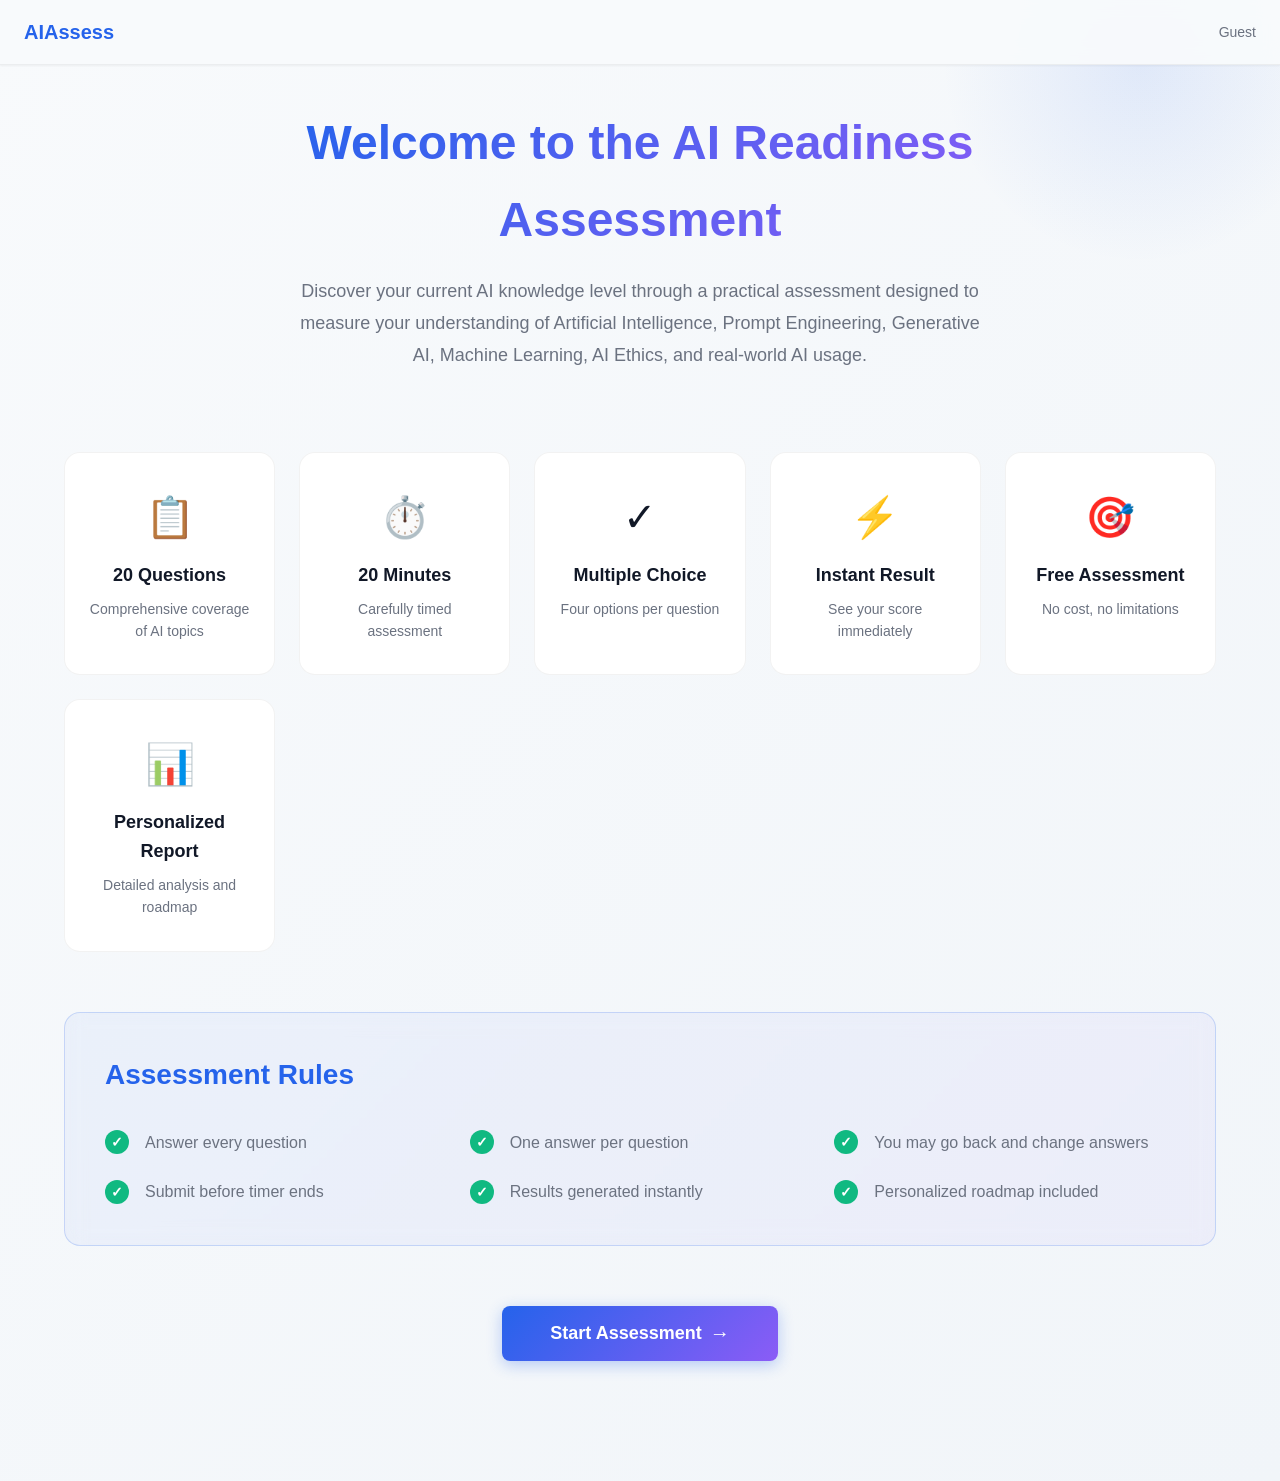
<file: assessment.html>
<!DOCTYPE html>
<html lang="en">
<head>
    <meta charset="UTF-8">
    <meta name="viewport" content="width=device-width, initial-scale=1.0">
    <title>AI Readiness Assessment - Quiz</title>
    <link rel="stylesheet" href="assessment.css">
</head>
<body>
    <!-- ============================================ -->
    <!-- ASSESSMENT INSTRUCTIONS PAGE -->
    <!-- ============================================ -->
    <div id="instructionsPage" class="page active">
        <!-- Navigation Header -->
        <nav class="nav-header">
            <div class="nav-content">
                <a href="index.html" class="nav-logo">AIAssess</a>
                <div class="nav-user">
                    <span id="headerUserName" class="user-name"></span>
                </div>
            </div>
        </nav>
        <!-- Instructions Container -->
        <div class="instructions-container">
            <!-- Decorative Background -->
            <div class="background-decoration"></div>

            <!-- Welcome Section -->
            <div class="welcome-section">
                <div class="welcome-content">
                    <h1 class="welcome-title">Welcome to the AI Readiness Assessment</h1>
                    <p class="welcome-subtitle">
                        Discover your current AI knowledge level through a practical assessment designed to measure 
                        your understanding of Artificial Intelligence, Prompt Engineering, Generative AI, Machine Learning, 
                        AI Ethics, and real-world AI usage.
                    </p>
                </div>
            </div>
            <!-- Info Cards -->
            <div class="info-cards">
                <div class="info-card">
                    <div class="card-icon">📋</div>
                    <div class="card-title">20 Questions</div>
                    <div class="card-desc">Comprehensive coverage of AI topics</div>
                </div>
                <div class="info-card">
                    <div class="card-icon">⏱️</div>
                    <div class="card-title">20 Minutes</div>
                    <div class="card-desc">Carefully timed assessment</div>
                </div>
                <div class="info-card">
                    <div class="card-icon">✓</div>
                    <div class="card-title">Multiple Choice</div>
                    <div class="card-desc">Four options per question</div>
                </div>
                <div class="info-card">
                    <div class="card-icon">⚡</div>
                    <div class="card-title">Instant Result</div>
                    <div class="card-desc">See your score immediately</div>
                </div>
                <div class="info-card">
                    <div class="card-icon">🎯</div>
                    <div class="card-title">Free Assessment</div>
                    <div class="card-desc">No cost, no limitations</div>
                </div>
                <div class="info-card">
                    <div class="card-icon">📊</div>
                    <div class="card-title">Personalized Report</div>
                    <div class="card-desc">Detailed analysis and roadmap</div>
                </div>
            </div>

            <!-- Rules Card -->
            <div class="rules-card">
                <div class="rules-header">
                    <h2 class="rules-title">Assessment Rules</h2>
                </div>
                <div class="rules-content">
                    <div class="rule-item">
                        <span class="rule-check">✓</span>
                        <span class="rule-text">Answer every question</span>
                    </div>
                    <div class="rule-item">
                        <span class="rule-check">✓</span>
                        <span class="rule-text">One answer per question</span>
                    </div>
                    <div class="rule-item">
                        <span class="rule-check">✓</span>
                        <span class="rule-text">You may go back and change answers</span>
                    </div>
                    <div class="rule-item">
                        <span class="rule-check">✓</span>
                        <span class="rule-text">Submit before timer ends</span>
                    </div>
                    <div class="rule-item">
                        <span class="rule-check">✓</span>
                        <span class="rule-text">Results generated instantly</span>
                    </div>
                    <div class="rule-item">
                        <span class="rule-check">✓</span>
                        <span class="rule-text">Personalized roadmap included</span>
                    </div>
                </div>
            </div>

            <!-- Start Button -->
            <div class="start-section">
                <button class="btn btn-primary btn-large" onclick="startAssessment()">
                    Start Assessment
                    <span class="btn-arrow">→</span>
                </button>
            </div>
        </div>
    </div>

    <!-- ============================================ -->
    <!-- ASSESSMENT QUIZ PAGE -->
    <!-- ============================================ -->
    <div id="quizPage" class="page">
        <!-- Navigation Header -->
        <nav class="nav-header quiz-header">
            <div class="nav-content">
                <div class="nav-left">
                    <a href="index.html" class="nav-logo">AIAssess</a>
                </div>
                <div class="nav-center">
                    <div class="timer" id="timer">
                        <span class="timer-icon">⏱️</span>
                        <span id="timerDisplay">20:00</span>
                    </div>
                </div>
                <div class="nav-right">
                    <div class="progress-info">
                        <span id="questionCounter">0/20</span>
                    </div>
                </div>
            </div>
        </nav>

        <!-- Quiz Container -->
        <div class="quiz-container">
            <!-- Left Sidebar -->
            <aside class="quiz-sidebar">
                <div class="sidebar-header">Progress</div>
                <div class="progress-bar-container">
                    <div id="progressBar" class="progress-bar"></div>
                </div>
                <div class="progress-stats">
                    <div class="stat">
                        <span class="stat-label">Answered</span>
                        <span id="answeredCount" class="stat-value">0</span>
                    </div>
                    <div class="stat">
                        <span class="stat-label">Remaining</span>
                        <span id="remainingCount" class="stat-value">20</span>
                    </div>
                </div>

                <!-- Category Breakdown -->
                <div class="sidebar-section">
                    <div class="section-header">Categories</div>
                    <div class="category-list" id="categoryList"></div>
                </div>

                <!-- Difficulty Breakdown -->
                <div class="sidebar-section">
                    <div class="section-header">Difficulty</div>
                    <div class="difficulty-stats">
                        <div class="difficulty-stat">
                            <span class="difficulty-label easy">Easy</span>
                            <span class="difficulty-count" id="easyCount">0</span>
                        </div>
                        <div class="difficulty-stat">
                            <span class="difficulty-label medium">Medium</span>
                            <span class="difficulty-count" id="mediumCount">0</span>
                        </div>
                        <div class="difficulty-stat">
                            <span class="difficulty-label hard">Hard</span>
                            <span class="difficulty-count" id="hardCount">0</span>
                        </div>
                    </div>
                </div>
            </aside>

            <!-- Main Quiz Area -->
            <main class="quiz-main">
                <!-- Question Card -->
                <div class="question-card">
                    <!-- Top Section -->
                    <div class="question-header">
                        <div class="question-meta">
                            <span id="questionNumber" class="question-number">Question 0 of 20</span>
                            <div class="meta-badges">
                                <span id="categoryBadge" class="badge badge-category"></span>
                                <span id="difficultyBadge" class="badge badge-difficulty"></span>
                            </div>
                        </div>
                        <div class="question-progress">
                            <div id="questionProgressBar" class="inline-progress"></div>
                        </div>
                    </div>

                    <!-- Question Content -->
                    <div class="question-content">
                        <h2 id="questionText" class="question-text"></h2>
                    </div>

                    <!-- Answer Options -->
                    <div class="options-container" id="optionsContainer"></div>

                    <!-- Navigation Buttons -->
                    <div class="question-footer">
                        <button class="btn btn-secondary" id="prevBtn" onclick="previousQuestion()" style="display: none;">
                            ← Previous
                        </button>
                        <div class="footer-spacer"></div>
                        <button class="btn btn-secondary" id="nextBtn" onclick="nextQuestion()">
                            Next →
                        </button>
                    </div>
                </div>
            </main>
        </div>
    </div>

    <!-- Success Modal -->
    <div id="successModal" class="modal">
        <div class="modal-content">
            <div class="modal-icon">✓</div>
            <h2>Assessment Complete!</h2>
            <p>Generating your personalized report...</p>
            <div class="modal-spinner"></div>
        </div>
    </div>

    <!-- Scripts -->
    <script src="questions.js"></script>
    <script src="assessment.js"></script>
</body>
</html>
</file>
<file: assessment.css>
/* ============================================================ */
/* AI READINESS ASSESSMENT - PREMIUM STYLING */
/* ============================================================ */

:root {
    --primary: #2563EB;
    --secondary: #14B8A6;
    --accent: #8B5CF6;
    --bg: #F8FAFC;
    --card: #FFFFFF;
    --text: #111827;
    --text-secondary: #6B7280;
    --success: #10B981;
    --warning: #F59E0B;
    --error: #EF4444;
    
    --shadow-sm: 0 1px 2px 0 rgba(0, 0, 0, 0.05);
    --shadow-md: 0 4px 6px -1px rgba(0, 0, 0, 0.1);
    --shadow-lg: 0 10px 15px -3px rgba(0, 0, 0, 0.1);
    --shadow-xl: 0 20px 25px -5px rgba(0, 0, 0, 0.1);
    
    --radius-sm: 8px;
    --radius-md: 12px;
    --radius-lg: 16px;
}

/* ============================================================ */
/* BASE STYLES */
/* ============================================================ */

* {
    margin: 0;
    padding: 0;
    box-sizing: border-box;
}

html {
    scroll-behavior: smooth;
}

body {
    font-family: -apple-system, BlinkMacSystemFont, 'Segoe UI', 'Roboto', sans-serif;
    background: linear-gradient(135deg, var(--bg) 0%, #F1F5F9 100%);
    color: var(--text);
    line-height: 1.6;
    min-height: 100vh;
}

/* ============================================================ */
/* PAGES */
/* ============================================================ */

.page {
    display: none;
    animation: fadeIn 0.5s ease-in-out;
}

.page.active {
    display: block;
}

@keyframes fadeIn {
    from {
        opacity: 0;
        transform: translateY(10px);
    }
    to {
        opacity: 1;
        transform: translateY(0);
    }
}

/* ============================================================ */
/* NAVIGATION HEADER */
/* ============================================================ */

.nav-header {
    position: sticky;
    top: 0;
    z-index: 100;
    background: rgba(248, 250, 252, 0.95);
    backdrop-filter: blur(10px);
    border-bottom: 1px solid rgba(0, 0, 0, 0.05);
    box-shadow: var(--shadow-sm);
}

.nav-content {
    max-width: 1400px;
    margin: 0 auto;
    padding: 16px 24px;
    display: flex;
    align-items: center;
    justify-content: space-between;
}

.nav-logo {
    font-size: 20px;
    font-weight: 700;
    color: var(--primary);
    text-decoration: none;
    transition: all 0.3s;
}

.nav-logo:hover {
    color: var(--secondary);
}

.user-name {
    color: var(--text-secondary);
    font-size: 14px;
}

.nav-header.quiz-header .nav-content {
    justify-content: space-around;
}

/* ============================================================ */
/* INSTRUCTIONS PAGE */
/* ============================================================ */

#instructionsPage {
    min-height: 100vh;
    padding-bottom: 80px;
}

.instructions-container {
    max-width: 1200px;
    margin: 0 auto;
    padding: 40px 24px;
    position: relative;
}

.background-decoration {
    position: absolute;
    top: -200px;
    right: -100px;
    width: 400px;
    height: 400px;
    background: radial-gradient(circle, rgba(37, 99, 235, 0.1) 0%, transparent 70%);
    border-radius: 50%;
    pointer-events: none;
}

.welcome-section {
    text-align: center;
    margin-bottom: 80px;
    animation: slideUp 0.8s ease-out;
}

.welcome-content {
    max-width: 700px;
    margin: 0 auto;
}

.welcome-title {
    font-size: 48px;
    font-weight: 800;
    margin-bottom: 16px;
    background: linear-gradient(135deg, var(--primary), var(--accent));
    -webkit-background-clip: text;
    -webkit-text-fill-color: transparent;
    background-clip: text;
}

.welcome-subtitle {
    font-size: 18px;
    color: var(--text-secondary);
    line-height: 1.8;
}

@keyframes slideUp {
    from {
        opacity: 0;
        transform: translateY(30px);
    }
    to {
        opacity: 1;
        transform: translateY(0);
    }
}

/* ============================================================ */
/* INFO CARDS */
/* ============================================================ */

.info-cards {
    display: grid;
    grid-template-columns: repeat(auto-fit, minmax(200px, 1fr));
    gap: 24px;
    margin-bottom: 60px;
}

.info-card {
    background: var(--card);
    border: 1px solid rgba(0, 0, 0, 0.05);
    border-radius: var(--radius-lg);
    padding: 32px 24px;
    text-align: center;
    transition: all 0.3s;
    animation: slideUp 0.6s ease-out;
    animation-fill-mode: both;
}

.info-card:nth-child(1) { animation-delay: 0.1s; }
.info-card:nth-child(2) { animation-delay: 0.2s; }
.info-card:nth-child(3) { animation-delay: 0.3s; }
.info-card:nth-child(4) { animation-delay: 0.4s; }
.info-card:nth-child(5) { animation-delay: 0.5s; }
.info-card:nth-child(6) { animation-delay: 0.6s; }

.info-card:hover {
    transform: translateY(-8px);
    box-shadow: var(--shadow-lg);
    border-color: var(--primary);
}

.card-icon {
    font-size: 40px;
    margin-bottom: 12px;
    display: block;
    animation: float 3s ease-in-out infinite;
}

.info-card:nth-child(1) .card-icon { animation-delay: 0s; }
.info-card:nth-child(2) .card-icon { animation-delay: 0.2s; }
.info-card:nth-child(3) .card-icon { animation-delay: 0.4s; }
.info-card:nth-child(4) .card-icon { animation-delay: 0.6s; }
.info-card:nth-child(5) .card-icon { animation-delay: 0.8s; }
.info-card:nth-child(6) .card-icon { animation-delay: 1s; }

@keyframes float {
    0%, 100% {
        transform: translateY(0);
    }
    50% {
        transform: translateY(-8px);
    }
}

.card-title {
    font-size: 18px;
    font-weight: 700;
    margin-bottom: 8px;
    color: var(--text);
}

.card-desc {
    font-size: 14px;
    color: var(--text-secondary);
}

/* ============================================================ */
/* RULES CARD */
/* ============================================================ */

.rules-card {
    background: linear-gradient(135deg, rgba(37, 99, 235, 0.05) 0%, rgba(139, 92, 246, 0.05) 100%);
    border: 1px solid rgba(37, 99, 235, 0.2);
    border-radius: var(--radius-lg);
    padding: 40px;
    margin-bottom: 60px;
    backdrop-filter: blur(10px);
    animation: slideUp 0.8s ease-out 0.3s both;
}

.rules-header {
    margin-bottom: 32px;
}

.rules-title {
    font-size: 28px;
    font-weight: 700;
    color: var(--primary);
}

.rules-content {
    display: grid;
    grid-template-columns: repeat(auto-fit, minmax(250px, 1fr));
    gap: 24px;
}

.rule-item {
    display: flex;
    align-items: center;
    gap: 16px;
    animation: slideUp 0.6s ease-out;
}

.rule-item:nth-child(1) { animation-delay: 0.4s; }
.rule-item:nth-child(2) { animation-delay: 0.5s; }
.rule-item:nth-child(3) { animation-delay: 0.6s; }
.rule-item:nth-child(4) { animation-delay: 0.7s; }
.rule-item:nth-child(5) { animation-delay: 0.8s; }
.rule-item:nth-child(6) { animation-delay: 0.9s; }

.rule-check {
    display: flex;
    align-items: center;
    justify-content: center;
    width: 24px;
    height: 24px;
    background: var(--success);
    color: white;
    border-radius: 50%;
    font-weight: 700;
    font-size: 14px;
    flex-shrink: 0;
}

.rule-text {
    font-size: 16px;
    color: var(--text-secondary);
}

/* ============================================================ */
/* START SECTION */
/* ============================================================ */

.start-section {
    text-align: center;
    animation: slideUp 1s ease-out 0.5s both;
}

/* ============================================================ */
/* BUTTONS */
/* ============================================================ */

.btn {
    border: none;
    border-radius: var(--radius-sm);
    font-size: 16px;
    font-weight: 600;
    cursor: pointer;
    transition: all 0.3s;
    display: inline-flex;
    align-items: center;
    justify-content: center;
    gap: 8px;
    padding: 12px 24px;
}

.btn-large {
    padding: 16px 48px;
    font-size: 18px;
}

.btn-primary {
    background: linear-gradient(135deg, var(--primary), var(--accent));
    color: white;
    box-shadow: 0 4px 15px rgba(37, 99, 235, 0.3);
}

.btn-primary:hover {
    transform: translateY(-2px);
    box-shadow: 0 8px 25px rgba(37, 99, 235, 0.4);
}

.btn-primary:active {
    transform: translateY(0);
}

.btn-secondary {
    background: var(--card);
    color: var(--text);
    border: 1px solid rgba(0, 0, 0, 0.1);
}

.btn-secondary:hover {
    background: var(--bg);
    border-color: var(--primary);
    color: var(--primary);
}

.btn-arrow {
    font-size: 20px;
}

/* ============================================================ */
/* QUIZ PAGE */
/* ============================================================ */

#quizPage {
    background: linear-gradient(135deg, var(--bg) 0%, #F1F5F9 100%);
    min-height: 100vh;
}

.quiz-header {
    background: rgba(255, 255, 255, 0.98);
    border-bottom: 1px solid rgba(0, 0, 0, 0.05);
}

.quiz-header .nav-content {
    justify-content: space-between;
}

.nav-left, .nav-center, .nav-right {
    flex: 1;
    display: flex;
    align-items: center;
    justify-content: center;
}

.nav-left {
    justify-content: flex-start;
}

.nav-right {
    justify-content: flex-end;
}

/* Timer */
.timer {
    display: flex;
    align-items: center;
    gap: 8px;
    font-size: 18px;
    font-weight: 700;
    color: var(--primary);
    padding: 8px 16px;
    background: rgba(37, 99, 235, 0.1);
    border-radius: var(--radius-md);
}

.timer.low-time {
    color: var(--error);
    background: rgba(239, 68, 68, 0.1);
    animation: pulse 1s ease-in-out infinite;
}

@keyframes pulse {
    0%, 100% { transform: scale(1); }
    50% { transform: scale(1.05); }
}

.timer-icon {
    font-size: 20px;
}

.progress-info {
    font-size: 14px;
    color: var(--text-secondary);
}

.question-counter {
    font-weight: 700;
    color: var(--primary);
}

/* Quiz Container */
.quiz-container {
    max-width: 1400px;
    margin: 0 auto;
    padding: 40px 24px;
    display: grid;
    grid-template-columns: 300px 1fr;
    gap: 40px;
}

/* Sidebar */
.quiz-sidebar {
    position: sticky;
    top: 120px;
    height: fit-content;
    background: var(--card);
    border: 1px solid rgba(0, 0, 0, 0.05);
    border-radius: var(--radius-lg);
    padding: 24px;
    box-shadow: var(--shadow-md);
}

.sidebar-header {
    font-size: 14px;
    font-weight: 700;
    text-transform: uppercase;
    letter-spacing: 1px;
    color: var(--primary);
    margin-bottom: 16px;
}

.progress-bar-container {
    width: 100%;
    height: 6px;
    background: rgba(0, 0, 0, 0.05);
    border-radius: 3px;
    overflow: hidden;
    margin-bottom: 16px;
}

.progress-bar {
    height: 100%;
    background: linear-gradient(90deg, var(--primary), var(--secondary));
    border-radius: 3px;
    transition: width 0.5s ease;
    width: 0%;
}

.progress-stats {
    display: grid;
    grid-template-columns: 1fr 1fr;
    gap: 12px;
    padding: 12px 0;
    border-top: 1px solid rgba(0, 0, 0, 0.05);
    border-bottom: 1px solid rgba(0, 0, 0, 0.05);
}

.stat {
    text-align: center;
}

.stat-label {
    display: block;
    font-size: 12px;
    color: var(--text-secondary);
    margin-bottom: 4px;
}

.stat-value {
    display: block;
    font-size: 20px;
    font-weight: 700;
    color: var(--primary);
}

.sidebar-section {
    margin-top: 24px;
}

.section-header {
    font-size: 12px;
    font-weight: 700;
    text-transform: uppercase;
    letter-spacing: 1px;
    color: var(--text-secondary);
    margin-bottom: 12px;
}

/* Category List */
.category-list {
    display: flex;
    flex-direction: column;
    gap: 8px;
}

.category-item {
    font-size: 13px;
    padding: 8px 12px;
    background: rgba(0, 0, 0, 0.02);
    border-radius: var(--radius-sm);
    border-left: 3px solid transparent;
    transition: all 0.3s;
}

.category-item.active {
    background: rgba(37, 99, 235, 0.1);
    border-left-color: var(--primary);
    color: var(--primary);
}

/* Difficulty Stats */
.difficulty-stats {
    display: flex;
    flex-direction: column;
    gap: 8px;
}

.difficulty-stat {
    display: flex;
    align-items: center;
    gap: 8px;
    font-size: 13px;
}

.difficulty-label {
    padding: 2px 8px;
    border-radius: var(--radius-sm);
    font-weight: 600;
    font-size: 11px;
    text-transform: uppercase;
}

.difficulty-label.easy {
    background: rgba(16, 185, 129, 0.1);
    color: var(--success);
}

.difficulty-label.medium {
    background: rgba(245, 158, 11, 0.1);
    color: var(--warning);
}

.difficulty-label.hard {
    background: rgba(239, 68, 68, 0.1);
    color: var(--error);
}

.difficulty-count {
    margin-left: auto;
    font-weight: 700;
    color: var(--text);
}

/* Quiz Main */
.quiz-main {
    min-height: 600px;
}

/* Question Card */
.question-card {
    background: var(--card);
    border: 1px solid rgba(0, 0, 0, 0.05);
    border-radius: var(--radius-lg);
    padding: 40px;
    box-shadow: var(--shadow-md);
    animation: slideUp 0.5s ease-out;
}

.question-header {
    margin-bottom: 32px;
}

.question-meta {
    display: flex;
    align-items: center;
    justify-content: space-between;
    margin-bottom: 16px;
    flex-wrap: wrap;
    gap: 16px;
}

.question-number {
    font-size: 14px;
    font-weight: 600;
    color: var(--text-secondary);
    text-transform: uppercase;
    letter-spacing: 1px;
}

.meta-badges {
    display: flex;
    gap: 8px;
}

.badge {
    display: inline-block;
    padding: 4px 12px;
    border-radius: 9999px;
    font-size: 12px;
    font-weight: 600;
}

.badge-category {
    background: rgba(37, 99, 235, 0.1);
    color: var(--primary);
}

.badge-difficulty {
    background: rgba(100, 100, 100, 0.1);
    color: var(--text-secondary);
}

.badge-difficulty.easy {
    background: rgba(16, 185, 129, 0.1);
    color: var(--success);
}

.badge-difficulty.medium {
    background: rgba(245, 158, 11, 0.1);
    color: var(--warning);
}

.badge-difficulty.hard {
    background: rgba(239, 68, 68, 0.1);
    color: var(--error);
}

.question-progress {
    width: 100%;
}

.inline-progress {
    width: 100%;
    height: 3px;
    background: rgba(0, 0, 0, 0.05);
    border-radius: 3px;
    overflow: hidden;
}

.inline-progress::after {
    content: '';
    display: block;
    height: 100%;
    background: linear-gradient(90deg, var(--primary), var(--secondary));
    border-radius: 3px;
    transition: width 0.5s ease;
}

/* Question Content */
.question-content {
    margin-bottom: 40px;
}

.question-text {
    font-size: 24px;
    font-weight: 700;
    line-height: 1.4;
    color: var(--text);
}

/* Options */
.options-container {
    display: grid;
    grid-template-columns: 1fr;
    gap: 16px;
    margin-bottom: 40px;
}

.option-card {
    padding: 20px;
    background: var(--bg);
    border: 2px solid transparent;
    border-radius: var(--radius-md);
    cursor: pointer;
    transition: all 0.3s;
    position: relative;
}

.option-card:hover {
    background: rgba(37, 99, 235, 0.05);
    border-color: rgba(37, 99, 235, 0.2);
}

.option-card.selected {
    background: rgba(37, 99, 235, 0.1);
    border-color: var(--primary);
    box-shadow: 0 0 0 3px rgba(37, 99, 235, 0.1);
}

.option-card.selected::after {
    content: '✓';
    position: absolute;
    right: 20px;
    top: 50%;
    transform: translateY(-50%);
    width: 24px;
    height: 24px;
    background: var(--primary);
    color: white;
    border-radius: 50%;
    display: flex;
    align-items: center;
    justify-content: center;
    font-weight: 700;
}

.option-text {
    font-size: 16px;
    color: var(--text);
    font-weight: 500;
}

/* Question Footer */
.question-footer {
    display: flex;
    align-items: center;
    justify-content: space-between;
    gap: 16px;
    padding-top: 24px;
    border-top: 1px solid rgba(0, 0, 0, 0.05);
}

.footer-spacer {
    flex: 1;
}

#prevBtn {
    display: none;
}

#nextBtn {
    min-width: 150px;
}

/* ============================================================ */
/* MODAL */
/* ============================================================ */

.modal {
    display: none;
    position: fixed;
    top: 0;
    left: 0;
    right: 0;
    bottom: 0;
    background: rgba(0, 0, 0, 0.5);
    z-index: 1000;
    align-items: center;
    justify-content: center;
    backdrop-filter: blur(4px);
}

.modal.active {
    display: flex;
    animation: fadeIn 0.3s ease-out;
}

.modal-content {
    background: var(--card);
    border-radius: var(--radius-lg);
    padding: 60px 40px;
    max-width: 400px;
    text-align: center;
    box-shadow: var(--shadow-xl);
}

.modal-icon {
    font-size: 60px;
    margin-bottom: 24px;
    animation: scaleIn 0.5s ease-out;
}

@keyframes scaleIn {
    from {
        transform: scale(0.5);
        opacity: 0;
    }
    to {
        transform: scale(1);
        opacity: 1;
    }
}

.modal-content h2 {
    font-size: 28px;
    margin-bottom: 12px;
    color: var(--primary);
}

.modal-content p {
    font-size: 16px;
    color: var(--text-secondary);
    margin-bottom: 24px;
}

.modal-spinner {
    width: 40px;
    height: 40px;
    border: 3px solid rgba(0, 0, 0, 0.1);
    border-top-color: var(--primary);
    border-radius: 50%;
    animation: spin 1s linear infinite;
    margin: 0 auto;
}

@keyframes spin {
    to { transform: rotate(360deg); }
}

/* ============================================================ */
/* RESPONSIVE */
/* ============================================================ */

@media (max-width: 1024px) {
    .quiz-container {
        grid-template-columns: 1fr;
        gap: 24px;
    }

    .quiz-sidebar {
        position: static;
        display: grid;
        grid-template-columns: repeat(2, 1fr);
        height: auto;
        margin-bottom: 24px;
    }

    .sidebar-section {
        grid-column: span 2;
    }

    .question-card {
        padding: 24px;
    }

    .question-text {
        font-size: 20px;
    }
}

@media (max-width: 768px) {
    .instructions-container {
        padding: 20px 16px;
    }

    .welcome-title {
        font-size: 32px;
    }

    .welcome-subtitle {
        font-size: 16px;
    }

    .info-cards {
        grid-template-columns: repeat(2, 1fr);
        gap: 16px;
    }

    .info-card {
        padding: 20px 16px;
    }

    .rules-card {
        padding: 24px;
    }

    .rules-content {
        grid-template-columns: 1fr;
    }

    .quiz-container {
        padding: 20px 16px;
    }

    .quiz-sidebar {
        grid-template-columns: 1fr;
        gap: 16px;
    }

    .sidebar-section {
        grid-column: auto;
    }

    .progress-stats {
        grid-template-columns: 1fr;
    }

    .question-card {
        padding: 20px 16px;
    }

    .question-text {
        font-size: 18px;
    }

    .question-footer {
        flex-direction: column;
    }

    .btn {
        width: 100%;
    }

    .question-footer .btn {
        min-width: auto;
    }

    .timer {
        font-size: 16px;
    }
}

@media (max-width: 640px) {
    .nav-content {
        padding: 12px 16px;
    }

    .nav-logo {
        font-size: 18px;
    }

    .welcome-title {
        font-size: 24px;
    }

    .info-cards {
        grid-template-columns: 1fr;
    }

    .quiz-header .nav-content {
        gap: 8px;
        padding: 12px 8px;
    }

    .nav-left, .nav-center, .nav-right {
        min-width: auto;
    }

    .nav-logo {
        font-size: 16px;
    }

    .progress-info {
        font-size: 12px;
    }

    .question-card {
        padding: 16px;
    }

    .question-content {
        margin-bottom: 24px;
    }

    .option-card {
        padding: 16px;
    }

    .option-text {
        font-size: 14px;
    }
}
</file>
